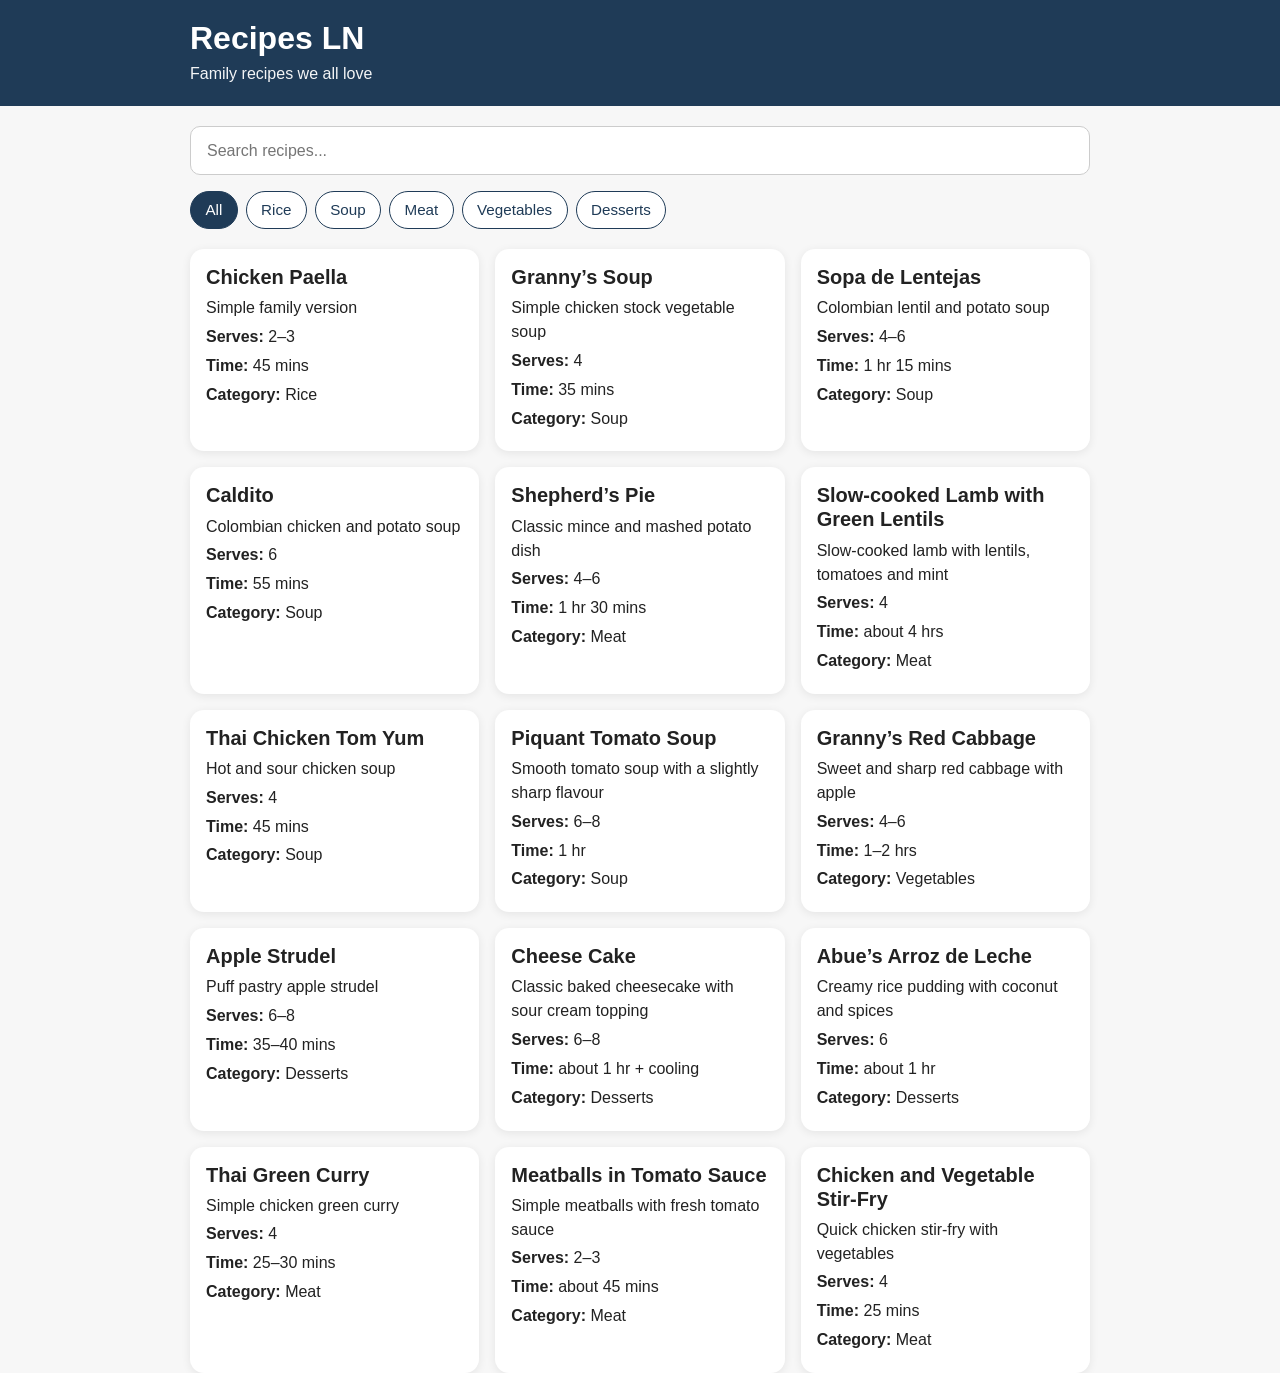
<file: index.html>
<!DOCTYPE html>
<html lang="en">

<head>
  <meta charset="UTF-8" />
  <meta name="viewport" content="width=device-width, initial-scale=1.0" />
  <meta name="theme-color" content="#1f3b57" />
  <title>Recipes LN</title>

  <link rel="icon" type="image/png" sizes="32x32" href="images/icon.png" />
  <link rel="icon" type="image/png" sizes="192x192" href="images/icon.png" />
  <link rel="apple-touch-icon" href="images/icon.png" />
  <link rel="manifest" href="manifest.json" />

  <link rel="stylesheet" href="css/styles.css" />
</head>

<body>
  <header class="site-header">
    <div class="container">
      <h1>Recipes LN</h1>
      <p class="subtitle">Family recipes we all love</p>
    </div>
  </header>

  <main class="container">
    <section class="controls">
      <input type="text" id="searchInput" placeholder="Search recipes..." aria-label="Search recipes" />
      <div id="categoryFilters" class="category-filters"></div>
    </section>

    <section>
      <div id="recipeList" class="recipe-grid"></div>
      <p id="noResultsMessage" class="hidden">No recipes found.</p>
    </section>
  </main>

  <script src="js/app.js"></script>
</body>

</html>
</file>
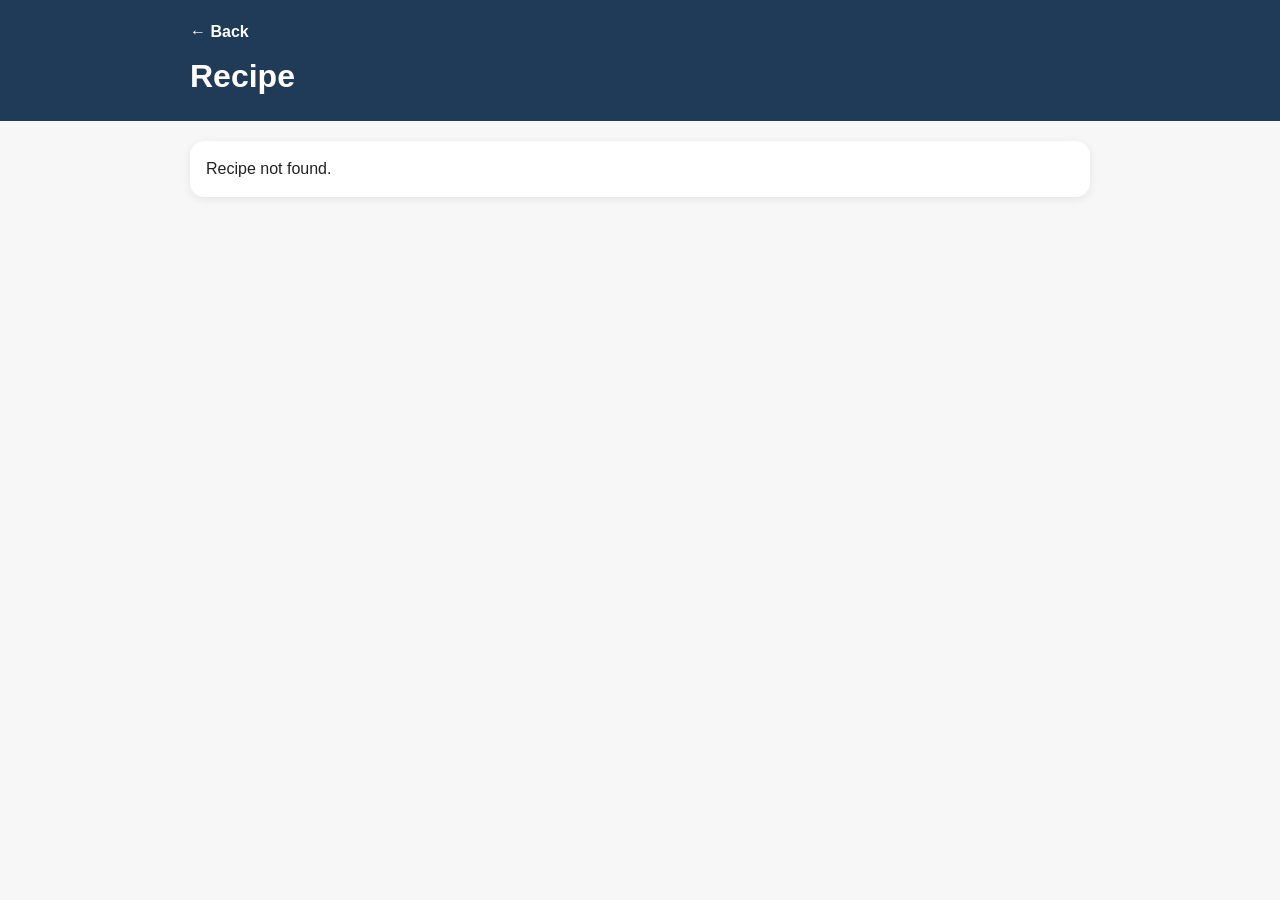
<file: recipe.html>
<!DOCTYPE html>
<html lang="en">

<head>
  <meta charset="UTF-8" />
  <meta name="viewport" content="width=device-width, initial-scale=1.0" />
  <meta name="theme-color" content="#1f3b57" />
  <title>Recipes LN</title>

  <link rel="icon" type="image/png" sizes="32x32" href="images/icon.png" />
  <link rel="icon" type="image/png" sizes="192x192" href="images/icon.png" />
  <link rel="apple-touch-icon" href="images/icon.png" />
  <link rel="manifest" href="manifest.json" />

  <link rel="stylesheet" href="css/styles.css" />
</head>

<body>
  <header class="site-header">
    <div class="container">
      <a href="index.html" class="back-link">← Back</a>
      <h1 id="recipeTitle">Recipe</h1>
      <p id="recipeSubtitle" class="subtitle"></p>
    </div>
  </header>

  <main class="container">
    <section id="recipeContent" class="recipe-detail hidden">
      <div class="recipe-meta">
        <p><strong>Serves:</strong> <span id="recipeServes"></span></p>
        <p><strong>Time:</strong> <span id="recipeTime"></span></p>
        <p><strong>Category:</strong> <span id="recipeCategory"></span></p>
      </div>

      <section>
        <h2>Ingredients</h2>
        <ul id="recipeIngredients"></ul>
      </section>

      <section>
        <h2>Method</h2>
        <ol id="recipeMethod"></ol>
      </section>

      <section id="tipsSection">
        <h2>Tips</h2>
        <ul id="recipeTips"></ul>
      </section>

      <section id="notesSection">
        <h2>Notes</h2>
        <ul id="recipeNotes"></ul>
      </section>
    </section>

    <p id="recipeNotFound" class="hidden">Recipe not found.</p>
  </main>

  <script src="js/recipe.js"></script>
</body>

</html>
</file>
<file: css/styles.css>
* {
  box-sizing: border-box;
}

body {
  margin: 0;
  font-family: Arial, sans-serif;
  line-height: 1.5;
  background: #f7f7f7;
  color: #222;
}

.container {
  width: min(900px, 92%);
  margin: 0 auto;
}

.site-header {
  background: #1f3b57;
  color: #fff;
  padding: 1.25rem 0;
  margin-bottom: 1.25rem;
}

.site-header h1 {
  margin: 0 0 0.35rem;
  font-size: 2rem;
  line-height: 1.15;
}

.subtitle {
  margin: 0;
  opacity: 0.95;
  font-size: 1rem;
}

.controls {
  margin-bottom: 1.25rem;
}

#searchInput {
  width: 100%;
  padding: 0.9rem 1rem;
  font-size: 1rem;
  border: 1px solid #ccc;
  border-radius: 10px;
  margin-bottom: 1rem;
  background: #fff;
}

.category-filters {
  display: flex;
  flex-wrap: wrap;
  gap: 0.5rem;
}

.category-button {
  border: 1px solid #1f3b57;
  background: #fff;
  color: #1f3b57;
  padding: 0.55rem 0.9rem;
  border-radius: 999px;
  cursor: pointer;
  font-size: 0.95rem;
  line-height: 1.2;
}

.category-button.active {
  background: #1f3b57;
  color: #fff;
}

.recipe-grid {
  display: grid;
  grid-template-columns: repeat(auto-fit, minmax(240px, 1fr));
  gap: 1rem;
}

.recipe-card {
  display: block;
  background: #fff;
  border-radius: 14px;
  padding: 1rem;
  box-shadow: 0 2px 10px rgba(0, 0, 0, 0.08);
  text-decoration: none;
  color: inherit;
  transition: transform 0.15s ease, box-shadow 0.15s ease;
}

.recipe-card:hover {
  transform: translateY(-2px);
  box-shadow: 0 4px 14px rgba(0, 0, 0, 0.12);
}

.recipe-card h2 {
  margin-top: 0;
  margin-bottom: 0.45rem;
  font-size: 1.25rem;
  line-height: 1.2;
}

.recipe-card p {
  margin: 0.3rem 0;
}

.recipe-meta {
  background: #fff;
  border-radius: 14px;
  padding: 1rem;
  margin-bottom: 1rem;
  box-shadow: 0 2px 10px rgba(0, 0, 0, 0.08);
}

.recipe-meta p {
  margin: 0.35rem 0;
}

.recipe-detail {
  font-size: 1.02rem;
}

.recipe-detail section {
  background: #fff;
  border-radius: 14px;
  padding: 1rem;
  margin-bottom: 1rem;
  box-shadow: 0 2px 10px rgba(0, 0, 0, 0.08);
}

.recipe-detail h2 {
  margin-top: 0;
  margin-bottom: 0.75rem;
  font-size: 1.2rem;
}

.recipe-detail ol,
.recipe-detail ul {
  margin: 0;
}

.recipe-detail ol {
  padding-left: 1.3rem;
}

.recipe-detail ul {
  padding-left: 1.15rem;
}

.recipe-detail ol li {
  margin-bottom: 0.8rem;
}

.recipe-detail ul li {
  margin-bottom: 0.45rem;
}

.back-link {
  display: inline-block;
  color: #fff;
  text-decoration: none;
  margin-bottom: 0.9rem;
  font-weight: bold;
}

.hidden {
  display: none;
}

#recipeMethod li {
  cursor: pointer;
  transition: background 0.2s ease;
  border-radius: 8px;
  padding: 0.2rem 0.3rem;
}

#recipeMethod li:hover {
  background: #f0f4f8;
}

.active-step {
  background: #d8e6f3;
}

#noResultsMessage,
#recipeNotFound {
  background: #fff;
  border-radius: 14px;
  padding: 1rem;
  box-shadow: 0 2px 10px rgba(0, 0, 0, 0.08);
}

@media (max-width: 600px) {
  .container {
    width: min(100%, 94%);
  }

  .site-header {
    padding: 1rem 0;
    margin-bottom: 1rem;
  }

  .site-header h1 {
    font-size: 1.7rem;
  }

  .subtitle {
    font-size: 0.96rem;
  }

  #searchInput {
    padding: 0.85rem 0.95rem;
    font-size: 1rem;
  }

  .category-filters {
    gap: 0.45rem;
  }

  .category-button {
    padding: 0.5rem 0.8rem;
    font-size: 0.9rem;
  }

  .recipe-grid {
    grid-template-columns: 1fr;
    gap: 0.85rem;
  }

  .recipe-card {
    padding: 0.95rem;
    border-radius: 12px;
  }

  .recipe-card h2 {
    font-size: 1.2rem;
  }

  .recipe-meta,
  .recipe-detail section,
  #noResultsMessage,
  #recipeNotFound {
    padding: 0.95rem;
    border-radius: 12px;
  }

  .recipe-detail {
    font-size: 1rem;
  }

  .recipe-detail h2 {
    font-size: 1.1rem;
  }

  .recipe-detail ol li {
    margin-bottom: 0.9rem;
  }

  #recipeMethod li {
    padding: 0.35rem 0.4rem;
  }

  .recipe-detail a {
    color: #1f3b57;
    text-decoration: underline;
  }

  .recipe-detail a:hover {
    text-decoration: none;
  }
}
</file>
